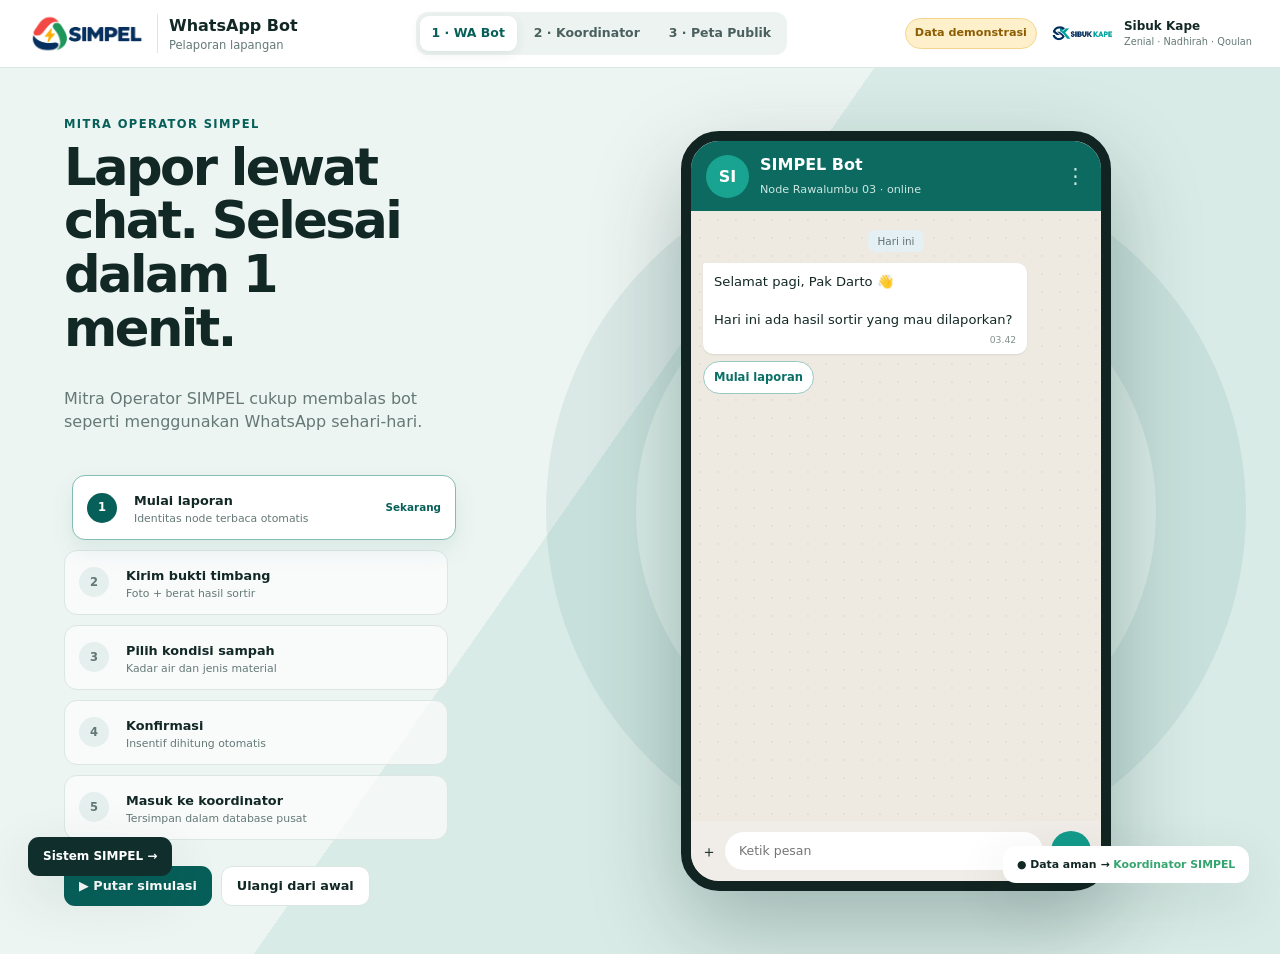
<file: index.html>
<!doctype html><html lang="id"><head><meta charset="utf-8"><meta name="viewport" content="width=device-width,initial-scale=1"><title>SIMPEL Bot — Pelaporan Mitra Operator SIMPEL </title><meta name="description" content="Simulasi interaktif pelaporan Mitra Operator SIMPEL melalui WhatsApp Bot."><link rel="stylesheet" href="styles.css"><link rel="icon" href="assets/simpel-logo.png"></head><body>
<header class="appbar"><a class="brand" href="index.html"><img class="simpel-mark" src="assets/simpel-logo.png" alt="SIMPEL"><div class="brand-copy"><b>WhatsApp Bot</b><small>Pelaporan lapangan</small></div></a><nav class="switcher"><a class="active" href="index.html">1 · WA Bot</a><a href="coordinator.html">2 · Koordinator</a><a href="public-map.html">3 · Peta Publik</a></nav><div class="top-right"><span class="demo-tag">Data demonstrasi</span><div class="team-signature"><img class="team-logo" src="assets/sibuk-kape.png" alt="Sibuk Kape"><div><b>Sibuk Kape</b><small>Zenial · Nadhirah · Qoulan</small></div></div></div></header>
<main class="wa-stage"><section class="wa-guide"><div class="eyebrow">Mitra Operator SIMPEL</div><h1>Lapor lewat chat. Selesai dalam 1 menit.</h1><p>Mitra Operator SIMPEL cukup membalas bot seperti menggunakan WhatsApp sehari-hari.</p><div class="flow-steps" id="flowSteps"><div class="flow-step current" data-step="0"><span class="n">1</span><div><b>Mulai laporan</b><small>Identitas node terbaca otomatis</small></div><span class="step-status">Sekarang</span></div><div class="flow-step" data-step="1"><span class="n">2</span><div><b>Kirim bukti timbang</b><small>Foto + berat hasil sortir</small></div><span class="step-status"></span></div><div class="flow-step" data-step="2"><span class="n">3</span><div><b>Pilih kondisi sampah</b><small>Kadar air dan jenis material</small></div><span class="step-status"></span></div><div class="flow-step" data-step="3"><span class="n">4</span><div><b>Konfirmasi</b><small>Insentif dihitung otomatis</small></div><span class="step-status"></span></div><div class="flow-step" data-step="4"><span class="n">5</span><div><b>Masuk ke koordinator</b><small>Tersimpan dalam database pusat</small></div><span class="step-status"></span></div></div><div class="guide-actions"><button class="btn primary" id="autoDemo">▶ Putar simulasi</button><button class="btn ghost" id="resetDemo">Ulangi dari awal</button></div></section>
<section class="wa-phone-wrap"><div class="phone"><div class="wa-head"><div class="wa-avatar">SI</div><div><b>SIMPEL Bot</b><span>Node Rawalumbu 03 · online</span></div><span class="menu">⋮</span></div><div class="chat" id="chat"><div class="day"><span>Hari ini</span></div></div><div class="wa-input"><span>＋</span><input id="chatInput" placeholder="Ketik pesan" disabled><button class="send" aria-label="Kirim">➤</button></div></div><div class="pipeline-float">● Data aman → <span>Koordinator SIMPEL</span></div></section></main>
<a class="proof-fab" href="system-proof.html">Sistem SIMPEL →</a>
<script>
const chat=document.getElementById('chat');let step=0,timers=[];const wait=ms=>new Promise(r=>{const t=setTimeout(r,ms);timers.push(t)});function scrollChat(){chat.scrollTop=chat.scrollHeight}function bubble(text,type='bot'){const el=document.createElement('div');el.className='bubble '+type;el.innerHTML=text+'<span class="time">'+new Date().toLocaleTimeString('id-ID',{hour:'2-digit',minute:'2-digit'})+(type==='user'?' ✓✓':'')+'</span>';chat.appendChild(el);scrollChat();return el}function typing(){const el=document.createElement('div');el.className='bubble bot typing';el.innerHTML='<i></i><i></i><i></i>';chat.appendChild(el);scrollChat();return el}function quick(labels,handler){const q=document.createElement('div');q.className='quick';labels.forEach(label=>{const b=document.createElement('button');b.textContent=label;b.onclick=()=>{q.remove();handler(label)};q.appendChild(b)});chat.appendChild(q);scrollChat()}function setStep(n){step=n;document.querySelectorAll('.flow-step').forEach((el,i)=>{el.classList.toggle('current',i===n);el.classList.toggle('done',i<n);el.querySelector('.step-status').textContent=i<n?'Selesai':i===n?'Sekarang':''})}
async function bot(text){const t=typing();await wait(550);t.remove();bubble(text)}function start(){clearChat();setStep(0);bot('Selamat pagi, Pak Darto 👋<br><br>Hari ini ada hasil sortir yang mau dilaporkan?').then(()=>quick(['Mulai laporan'],()=>{bubble('Mulai laporan','user');phasePhoto()}))}async function phasePhoto(){setStep(1);await bot('Siap. Kirim <strong>foto timbangan</strong> hasil sortir hari ini ya.');quick(['📷 Ambil foto'],()=>{bubble('📷 Foto timbangan · 42 kg','user');phaseWeight()})}async function phaseWeight(){await bot('Foto terbaca ✅<br><br>Berat terdeteksi <strong>42 kg</strong>. Apakah sudah benar?');quick(['Benar, 42 kg','Ulangi foto'],label=>{if(label.includes('Ulangi')){bubble(label,'user');phasePhoto()}else{bubble(label,'user');phaseMoisture()}})}async function phaseMoisture(){setStep(2);await bot('Bagaimana kondisi kadar air sampahnya?');quick(['<20% · kering','20–35% · sedang','>35% · basah'],label=>{bubble(label,'user');phaseMaterial(label)})}async function phaseMaterial(moisture){await bot('Pilih jenis hasil sortir yang paling banyak.');quick(['RDF / PSEL','Daur ulang','Residu'],label=>{bubble(label,'user');phaseConfirm(moisture,label)})}async function phaseConfirm(moisture,material){setStep(3);await bot(`<strong>Periksa laporan</strong><div class="receipt"><div><span>Node</span><b>Rawalumbu 03</b></div><div><span>Berat</span><b>42 kg</b></div><div><span>Kadar air</span><b>${moisture}</b></div><div><span>Material</span><b>${material}</b></div><div><span>Estimasi insentif</span><b>Rp60.480</b></div></div>`);quick(['✅ Kirim laporan','Perbaiki'],label=>{bubble(label,'user');if(label.includes('Perbaiki'))start();else phaseDone()})}async function phaseDone(){setStep(4);await bot('Laporan berhasil dikirim ✅<br><br><strong>ID: SPL-2109-0715</strong><br>Data sudah masuk ke Koordinator SIMPEL. Insentif diproses setelah validasi.');await wait(350);bubble('Terima kasih 🙏','user')}async function auto(){start();for(const delay of [1300,1300,1300,1200,1200,1600]){await wait(delay);document.querySelector('.quick button')?.click()}}function clearChat(){timers.forEach(clearTimeout);timers=[];chat.innerHTML='<div class="day"><span>Hari ini</span></div>'}document.getElementById('autoDemo').onclick=auto;document.getElementById('resetDemo').onclick=start;start();
</script>
<script>
phaseDone=async function(){setStep(4);await bot('Laporan berhasil dikirim ✅<br><br><strong>ID: SPL-2109-0715</strong><br>Data sudah masuk ke Koordinator SIMPEL. Insentif diproses setelah validasi.');await wait(350);bubble('Terima kasih 🙏','user');await wait(450);quick(['Lihat insentif bulan ini'],async()=>{bubble('Lihat insentif bulan ini','user');await bot(`<strong>✅ Insentif bulan ini</strong><div class="receipt incentive-receipt"><div><span>Total sortir</span><b>847 kg</b></div><div><span>Tarif dasar</span><b>Rp1.200/kg</b></div><div><span>Faktor kualitas</span><b>1,2 · kadar air &lt;20%</b></div><div class="receipt-total"><span>Total insentif</span><b>Rp1.219.680</b></div><div><span>Transfer</span><b>BSI 081-xxx-xxxx</b></div><div><span>Status</span><b>Dijadwalkan 28 Agt 2026</b></div></div>`);quick(['Cek riwayat','Hubungi koordinator'],label=>bubble(label,'user'))})};
</script></body></html>
</file>
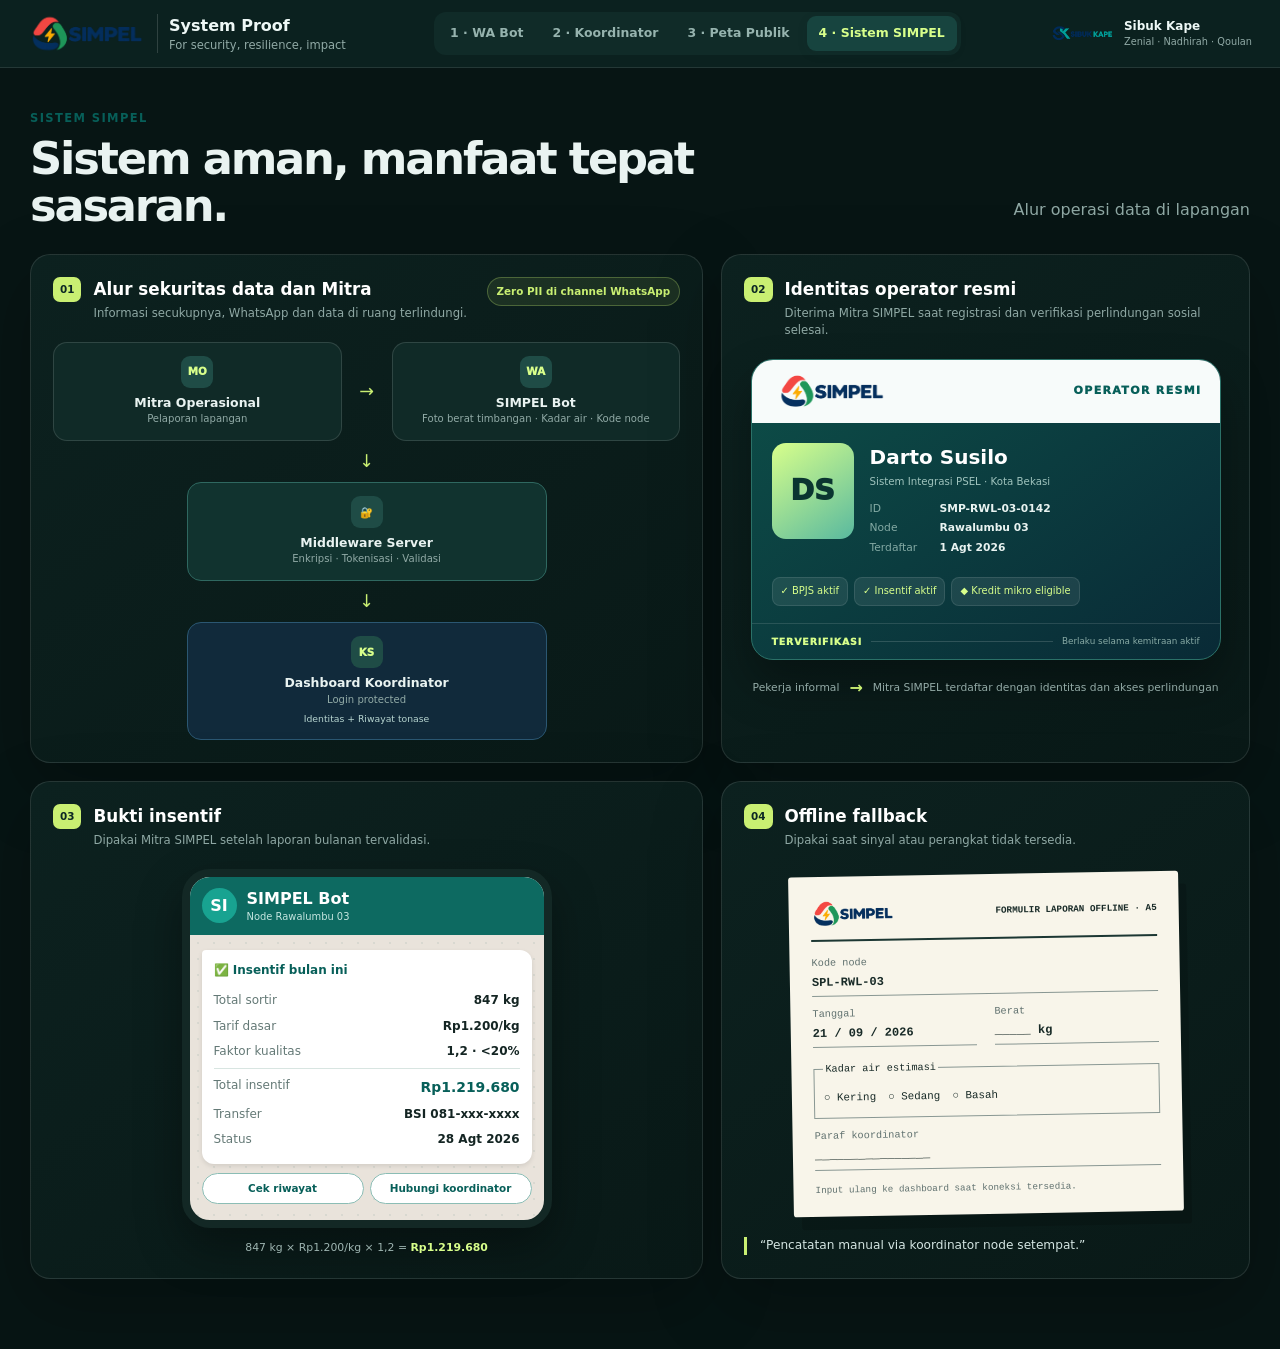
<file: system-proof.html>
<!doctype html>
<html lang="id">
<head>
  <meta charset="utf-8">
  <meta name="viewport" content="width=device-width,initial-scale=1">
  <title>Sistem SIMPEL: Keamanan, Ketahanan, dan Dampak</title>
  <meta name="description" content="Visual bukti sistem SIMPEL: keamanan data, fallback offline, receipt insentif, dan identitas operator resmi.">
  <link rel="stylesheet" href="styles.css">
  <link rel="icon" href="assets/simpel-logo.png">
</head>
<body class="proof-body">
  <header class="appbar proof-appbar">
    <a class="brand" href="index.html"><img class="simpel-mark" src="assets/simpel-logo.png" alt="SIMPEL"><div class="brand-copy"><b>System Proof</b><small>For security, resilience, impact</small></div></a>
    <nav class="switcher"><a href="index.html">1 · WA Bot</a><a href="coordinator.html">2 · Koordinator</a><a href="public-map.html">3 · Peta Publik</a><a class="active" href="system-proof.html">4 · Sistem SIMPEL</a></nav>
    <div class="team-signature"><img class="team-logo" src="assets/sibuk-kape.png" alt="Sibuk Kape"><div><b>Sibuk Kape</b><small>Zenial · Nadhirah · Qoulan</small></div></div>
  </header>
  <main class="proof-main">
    <div class="proof-heading"><div><div class="eyebrow">Sistem SIMPEL</div><h1>Sistem aman, manfaat tepat sasaran.</h1></div><p>Alur operasi data di lapangan</p></div>

    <section class="proof-grid">
      <article class="proof-card architecture-card">
        <div class="proof-card-head"><span class="proof-num">01</span><div><h2>Alur sekuritas data dan Mitra</h2><p>Informasi secukupnya, WhatsApp dan data di ruang terlindungi.</p></div><span class="security-chip">Zero PII di channel WhatsApp</span></div>
        <div class="architecture-flow">
          <div class="arch-node"><span class="arch-icon">MO</span><b>Mitra Operasional</b><small>Pelaporan lapangan</small></div>
          <span class="arch-arrow">→</span>
          <div class="arch-node whatsapp"><span class="arch-icon">WA</span><b>SIMPEL Bot</b><small>Foto berat timbangan · Kadar air · Kode node</small></div>
          <span class="arch-arrow down">↓</span>
          <div class="arch-node middleware"><span class="arch-icon">🔐</span><b>Middleware Server</b><small>Enkripsi · Tokenisasi · Validasi</small></div>
          <span class="arch-arrow down">↓</span>
          <div class="arch-node dashboard"><span class="arch-icon">KS</span><b>Dashboard Koordinator</b><small>Login protected</small><em>Identitas + Riwayat tonase</em></div>
        </div>
      </article>

      <article class="proof-card identity-card">
        <div class="proof-card-head"><span class="proof-num">02</span><div><h2>Identitas operator resmi</h2><p>Diterima Mitra SIMPEL saat registrasi dan verifikasi perlindungan sosial selesai.</p></div></div>
        <div class="operator-id">
          <div class="id-top"><img src="assets/simpel-logo.png" alt="SIMPEL"><span>OPERATOR RESMI</span></div>
          <div class="id-main"><div class="id-photo">DS</div><div><h3>Darto Susilo</h3><p>Sistem Integrasi PSEL · Kota Bekasi</p><dl><div><dt>ID</dt><dd>SMP-RWL-03-0142</dd></div><div><dt>Node</dt><dd>Rawalumbu 03</dd></div><div><dt>Terdaftar</dt><dd>1 Agt 2026</dd></div></dl></div></div>
          <div class="id-benefits"><span>✓ BPJS aktif</span><span>✓ Insentif aktif</span><span>◆ Kredit mikro eligible</span></div>
          <div class="id-footer"><span>TERVERIFIKASI</span><i></i><small>Berlaku selama kemitraan aktif</small></div>
        </div>
        <div class="impact-line"><span>Pekerja informal</span><b>→</b><span>Mitra SIMPEL terdaftar dengan identitas dan akses perlindungan</span></div>
      </article>

      <article class="proof-card receipt-proof">
        <div class="proof-card-head"><span class="proof-num">03</span><div><h2>Bukti insentif</h2><p>Dipakai Mitra SIMPEL setelah laporan bulanan tervalidasi.</p></div></div>
        <div class="receipt-phone">
          <div class="receipt-phone-head"><span>SI</span><div><b>SIMPEL Bot</b><small>Node Rawalumbu 03</small></div></div>
          <div class="receipt-chat"><div class="receipt-bubble"><strong>✅ Insentif bulan ini</strong><dl><div><dt>Total sortir</dt><dd>847 kg</dd></div><div><dt>Tarif dasar</dt><dd>Rp1.200/kg</dd></div><div><dt>Faktor kualitas</dt><dd>1,2 · &lt;20%</dd></div><div class="grand"><dt>Total insentif</dt><dd>Rp1.219.680</dd></div><div><dt>Transfer</dt><dd>BSI 081-xxx-xxxx</dd></div><div><dt>Status</dt><dd>28 Agt 2026</dd></div></dl></div><div class="receipt-actions"><button>Cek riwayat</button><button>Hubungi koordinator</button></div></div>
        </div>
        <div class="formula-note">847 kg × Rp1.200/kg × 1,2 = <b>Rp1.219.680</b></div>
      </article>

      <article class="proof-card offline-card">
        <div class="proof-card-head"><span class="proof-num">04</span><div><h2>Offline fallback</h2><p>Dipakai saat sinyal atau perangkat tidak tersedia.</p></div></div>
        <div class="paper-wrap">
          <div class="paper-form"><div class="paper-logo"><img src="assets/simpel-logo.png" alt="SIMPEL"><span>FORMULIR LAPORAN OFFLINE · A5</span></div><label>Kode node<strong>SPL-RWL-03</strong></label><div class="paper-row"><label>Tanggal<strong>21 / 09 / 2026</strong></label><label>Berat<strong>_____ kg</strong></label></div><fieldset><legend>Kadar air estimasi</legend><span>○ Kering</span><span>○ Sedang</span><span>○ Basah</span></fieldset><label class="signature">Paraf koordinator<strong>________________</strong></label><small>Input ulang ke dashboard saat koneksi tersedia.</small></div>
        </div>
        <blockquote>“Pencatatan manual via koordinator node setempat.”</blockquote>
      </article>
    </section>
  </main>
</body>
</html>
</file>
<file: styles.css>
:root{--ink:#122825;--muted:#647976;--paper:#f3f6f5;--white:#fff;--line:#dce6e3;--teal:#075f59;--teal2:#0d7b71;--dark:#0b2927;--mint:#daf2eb;--lime:#c9ef72;--green:#35a56f;--amber:#f2ae40;--red:#de625b;--blue:#3478f6;--shadow:0 18px 55px rgba(12,46,43,.12);--radius:18px}
*{box-sizing:border-box}html{font-size:16px}body{margin:0;font-family:Inter,ui-sans-serif,system-ui,-apple-system,"Segoe UI",sans-serif;color:var(--ink);background:var(--paper);line-height:1.45}button,input,select{font:inherit}button{cursor:pointer}button:focus-visible,input:focus-visible,select:focus-visible{outline:3px solid rgba(52,120,246,.27);outline-offset:2px}a{color:inherit;text-decoration:none}.appbar{height:68px;padding:0 28px;display:flex;align-items:center;justify-content:space-between;background:#fff;border-bottom:1px solid var(--line);position:sticky;top:0;z-index:50}.brand{display:flex;align-items:center;gap:11px}.logo{width:39px;height:39px;border-radius:12px;background:var(--teal);color:var(--lime);font-weight:900;display:grid;place-items:center}.brand b{display:block}.brand small{display:block;color:var(--muted);font-size:.72rem}.switcher{display:flex;gap:5px;padding:4px;background:#edf3f1;border-radius:12px}.switcher a{padding:8px 12px;border-radius:9px;font-size:.78rem;font-weight:750;color:#49605d}.switcher a:hover,.switcher a.active{background:#fff;color:var(--teal);box-shadow:0 3px 12px rgba(16,50,47,.08)}.demo-tag{font-size:.7rem;color:#8c5c00;background:#fff0cc;border:1px solid #f3d68c;padding:6px 9px;border-radius:99px;font-weight:800}.btn{border:0;border-radius:11px;padding:10px 15px;font-weight:800;font-size:.8rem;display:inline-flex;align-items:center;justify-content:center;gap:7px}.btn.primary{background:var(--teal);color:white}.btn.secondary{background:#e3efec;color:var(--teal)}.btn.ghost{background:#fff;border:1px solid var(--line);color:var(--ink)}.btn.lime{background:var(--lime);color:#173936}.btn.sm{padding:7px 10px;font-size:.7rem}.pill{display:inline-flex;align-items:center;gap:5px;padding:5px 8px;border-radius:99px;font-size:.65rem;font-weight:850}.pill.green{background:#dcf4e6;color:#197345}.pill.amber{background:#fff0d2;color:#936000}.pill.red{background:#fde8e6;color:#9d3934}.pill.blue{background:#e3ecff;color:#2d59af}.dot{width:7px;height:7px;border-radius:50%;background:currentColor}.card{background:#fff;border:1px solid var(--line);border-radius:var(--radius);box-shadow:0 7px 25px rgba(10,46,43,.05)}.sub{color:var(--muted)}
.wa-stage{min-height:calc(100vh - 68px);display:grid;grid-template-columns:minmax(320px,.8fr) minmax(360px,1.2fr);background:linear-gradient(125deg,#edf5f2 0 46%,#d9ebe6 46%)}.wa-guide{padding:48px clamp(24px,5vw,78px);display:flex;flex-direction:column;justify-content:center}.eyebrow{font-size:.72rem;letter-spacing:.12em;text-transform:uppercase;font-weight:900;color:var(--teal)}h1{font-size:clamp(2rem,4vw,3.7rem);line-height:1.05;letter-spacing:-.05em;margin:8px 0 15px}h2{margin:0;font-size:1.15rem}.wa-guide>p{max-width:520px;font-size:1rem;color:var(--muted)}.flow-steps{display:grid;gap:10px;margin:26px 0}.flow-step{display:grid;grid-template-columns:36px 1fr auto;align-items:center;gap:11px;padding:12px 14px;border:1px solid var(--line);border-radius:13px;background:rgba(255,255,255,.68);transition:.25s}.flow-step.current{border-color:#85bdb5;background:#fff;transform:translateX(8px);box-shadow:0 10px 25px rgba(7,95,89,.09)}.flow-step.done{opacity:.65}.flow-step .n{width:30px;height:30px;border-radius:50%;background:#e5efed;color:#617875;display:grid;place-items:center;font-weight:900;font-size:.72rem}.flow-step.current .n,.flow-step.done .n{background:var(--teal);color:#fff}.flow-step b{font-size:.8rem}.flow-step small{display:block;color:var(--muted);font-size:.68rem}.step-status{font-size:.65rem;color:var(--teal);font-weight:800}.guide-actions{display:flex;gap:9px;flex-wrap:wrap}.wa-phone-wrap{display:grid;place-items:center;padding:30px;position:relative;overflow:hidden}.wa-phone-wrap:before{content:"";position:absolute;width:520px;height:520px;border-radius:50%;border:90px solid rgba(7,95,89,.08)}.phone{width:min(430px,100%);height:min(760px,calc(100vh - 100px));min-height:620px;background:#e9e3db;border:10px solid #122421;border-radius:38px;box-shadow:0 35px 90px rgba(8,40,37,.28);overflow:hidden;display:flex;flex-direction:column;z-index:1}.wa-head{height:70px;background:#0d6a61;color:#fff;display:flex;align-items:center;padding:10px 15px;gap:11px}.wa-avatar{width:43px;height:43px;border-radius:50%;background:#19a492;display:grid;place-items:center;font-weight:900}.wa-head b{display:block}.wa-head span{font-size:.7rem;color:#cbe6e1}.wa-head .menu{margin-left:auto;font-size:1.3rem}.chat{flex:1;overflow:auto;padding:15px 12px 20px;background-color:#eee9e1;background-image:radial-gradient(rgba(20,90,81,.06) 1px,transparent 1px);background-size:18px 18px;scroll-behavior:smooth}.day{text-align:center;margin:2px 0 12px}.day span{font-size:.65rem;background:#e5f0f4;padding:5px 9px;border-radius:7px;color:#60716f}.bubble{max-width:84%;padding:9px 11px 7px;margin:7px 0;border-radius:10px;background:#fff;box-shadow:0 1px 2px rgba(0,0,0,.08);font-size:.82rem;opacity:0;transform:translateY(8px);animation:pop .28s forwards}.bubble.bot{border-top-left-radius:2px}.bubble.user{margin-left:auto;background:#d9fdd3;border-top-right-radius:2px}.bubble .time{display:block;text-align:right;font-size:.58rem;color:#81908e;margin-top:4px}.bubble strong{color:#075f59}.typing{width:60px;padding:12px!important}.typing i{display:inline-block;width:6px;height:6px;border-radius:50%;background:#83918f;margin:0 2px;animation:typing 1s infinite}.typing i:nth-child(2){animation-delay:.16s}.typing i:nth-child(3){animation-delay:.32s}.quick{display:flex;flex-wrap:wrap;gap:6px;margin:7px 0;opacity:0;animation:pop .28s forwards}.quick button{border:1px solid #99c8c0;background:#fff;color:#0a6f65;border-radius:18px;padding:7px 10px;font-size:.72rem;font-weight:800}.quick button:hover{background:#e3f5f1}.wa-input{height:60px;padding:8px 10px;background:#f0ece7;display:flex;gap:8px;align-items:center}.wa-input input{flex:1;border:0;background:#fff;border-radius:24px;padding:10px 14px;font-size:.78rem}.send{width:40px;height:40px;border:0;border-radius:50%;background:#139b8c;color:white;font-size:1rem}.receipt{border-left:4px solid var(--lime);background:#f7fff0;padding:9px;border-radius:8px;margin-top:7px}.receipt div{display:flex;justify-content:space-between;font-size:.7rem;padding:2px 0}.pipeline-float{position:absolute;right:4%;bottom:8%;z-index:2;background:#fff;border-radius:13px;padding:11px 14px;box-shadow:var(--shadow);font-size:.68rem;font-weight:800}.pipeline-float span{color:var(--green)}@keyframes pop{to{opacity:1;transform:translateY(0)}}@keyframes typing{0%,60%,100%{transform:translateY(0)}30%{transform:translateY(-4px)}}
.admin{min-height:calc(100vh - 68px);display:grid;grid-template-columns:222px 1fr}.side{background:var(--dark);color:#dcebe8;padding:24px 14px;display:flex;flex-direction:column}.side-title{font-size:.65rem;text-transform:uppercase;letter-spacing:.12em;color:#86a5a0;padding:0 12px 10px}.side button{border:0;background:transparent;color:#c7d9d6;text-align:left;padding:11px 12px;border-radius:10px;font-size:.78rem}.side button.active,.side button:hover{background:#174a46;color:#fff}.sync-card{margin-top:auto;padding:13px;border-radius:12px;border:1px solid rgba(255,255,255,.1);background:rgba(255,255,255,.04);font-size:.7rem}.sync-card b{display:block;color:#fff;margin-bottom:4px}.admin-main{padding:26px;min-width:0}.headrow{display:flex;justify-content:space-between;gap:20px;align-items:flex-start;margin-bottom:20px}.headrow h1{font-size:2rem;margin:4px 0}.head-actions{display:flex;gap:8px}.kpis{display:grid;grid-template-columns:repeat(4,1fr);gap:13px}.kpi{padding:17px}.kpi span{font-size:.7rem;color:var(--muted);font-weight:700}.kpi strong{display:block;font-size:1.65rem;letter-spacing:-.04em;margin:4px 0}.kpi small{font-size:.65rem;color:var(--muted)}.up{color:#198755!important;font-weight:800}.admin-grid{display:grid;grid-template-columns:minmax(0,1.35fr) minmax(290px,.65fr);gap:16px;margin-top:16px}.card-head{padding:16px 18px;display:flex;align-items:center;justify-content:space-between;gap:12px;border-bottom:1px solid var(--line)}.card-body{padding:17px 18px}.flowline{display:grid;grid-template-columns:1fr 32px 1fr 32px 1fr;align-items:center;gap:5px}.flowbox{padding:13px;border-radius:12px;background:#f0f6f4;text-align:center}.flowbox b{font-size:.75rem;display:block}.flowbox small{font-size:.62rem;color:var(--muted)}.arrow{text-align:center;color:#7a918d}.share-list{display:grid;gap:9px}.share{display:grid;grid-template-columns:39px 1fr auto;align-items:center;gap:10px;border:1px solid var(--line);padding:10px;border-radius:12px}.share-icon{width:37px;height:37px;border-radius:10px;background:#e4f1ee;color:var(--teal);display:grid;place-items:center;font-size:.7rem;font-weight:900}.share b{font-size:.75rem;display:block}.share small{font-size:.63rem;color:var(--muted)}.toggle{width:38px;height:22px;border-radius:99px;background:#c9d5d2;border:0;position:relative;padding:0}.toggle:after{content:"";width:16px;height:16px;background:#fff;border-radius:50%;position:absolute;top:3px;left:3px;box-shadow:0 1px 4px rgba(0,0,0,.2);transition:.2s}.toggle.on{background:var(--teal)}.toggle.on:after{left:19px}.toolbar{display:flex;gap:7px}.toolbar input,.toolbar select{border:1px solid var(--line);background:#fff;border-radius:9px;padding:8px 10px;font-size:.72rem}.table-card{margin-top:16px;overflow:hidden}.table-wrap{overflow:auto}.data-table{width:100%;border-collapse:collapse;min-width:860px}.data-table th{text-align:left;padding:10px 14px;background:#f7f9f8;color:#6b807d;font-size:.63rem;letter-spacing:.07em;text-transform:uppercase;border-bottom:1px solid var(--line)}.data-table td{padding:12px 14px;border-bottom:1px solid #edf2f0;font-size:.72rem}.data-table tr:hover td{background:#f8fbfa}.node-name{font-weight:850}.node-code{display:block;font-size:.6rem;color:var(--muted)}.moist{font-weight:850}.moist.good{color:#198755}.moist.mid{color:#9a6500}.moist.bad{color:#ad3d37}.detail-drawer{position:fixed;right:0;top:68px;bottom:0;width:min(410px,92vw);background:#fff;box-shadow:-20px 0 55px rgba(8,42,39,.18);z-index:70;transform:translateX(102%);transition:.3s;padding:22px;overflow:auto}.detail-drawer.show{transform:translateX(0)}.close{float:right;width:34px;height:34px;border-radius:50%;border:1px solid var(--line);background:white}.detail-photo{height:180px;border-radius:14px;overflow:hidden;margin:18px 0;background:#d9e5e2;position:relative}.detail-photo img{width:100%;height:100%;object-fit:cover}.detail-list{display:grid;gap:10px}.detail-line{display:flex;justify-content:space-between;gap:20px;border-bottom:1px solid #edf2f0;padding-bottom:9px;font-size:.74rem}.detail-line span{color:var(--muted)}
.map-page{height:calc(100vh - 68px);display:grid;grid-template-columns:340px 1fr;overflow:hidden}.map-panel{background:#fff;border-right:1px solid var(--line);padding:22px;overflow:auto;z-index:10}.map-panel h1{font-size:1.8rem;margin:4px 0 8px}.map-search{display:flex;gap:7px;margin:16px 0}.map-search input{flex:1;border:1px solid var(--line);border-radius:10px;padding:10px}.map-filter{display:flex;gap:6px;flex-wrap:wrap}.map-filter button{border:1px solid var(--line);background:white;border-radius:99px;padding:7px 10px;font-size:.68rem;font-weight:800}.map-filter button.active{background:var(--teal);color:#fff;border-color:var(--teal)}.public-stats{display:grid;grid-template-columns:1fr 1fr;gap:9px;margin:16px 0}.public-stat{padding:12px;border-radius:12px;background:#f2f7f5}.public-stat span{font-size:.62rem;color:var(--muted);display:block}.public-stat b{font-size:1.05rem}.node-card{border-top:1px solid var(--line);padding-top:17px}.node-image{height:160px;border-radius:13px;overflow:hidden;background:#dce8e5;position:relative}.node-image img{width:100%;height:100%;object-fit:cover}.photo-label{position:absolute;left:9px;bottom:9px;background:rgba(10,42,39,.78);color:white;padding:5px 8px;border-radius:7px;font-size:.6rem}.node-title{display:flex;justify-content:space-between;gap:10px;align-items:flex-start;margin:12px 0}.node-title h2{font-size:1rem}.node-title small{font-size:.63rem;color:var(--muted)}.node-facts{display:grid;grid-template-columns:1fr 1fr;gap:8px}.fact{border:1px solid var(--line);border-radius:10px;padding:9px}.fact span{font-size:.6rem;color:var(--muted);display:block}.fact b{font-size:.8rem}.privacy-note{font-size:.62rem;color:var(--muted);margin-top:12px;background:#f6f8f7;padding:9px;border-radius:8px}.map-canvas{position:relative;overflow:hidden;background:#dce9e5}.map-canvas:before{content:"";position:absolute;inset:0;background:linear-gradient(27deg,transparent 48%,rgba(255,255,255,.85) 49% 50%,transparent 51%),linear-gradient(155deg,transparent 43%,rgba(255,255,255,.7) 44% 45%,transparent 46%),linear-gradient(90deg,rgba(39,106,96,.05) 1px,transparent 1px),linear-gradient(rgba(39,106,96,.05) 1px,transparent 1px);background-size:260px 180px,320px 210px,40px 40px,40px 40px}.district{position:absolute;border:1px solid rgba(7,95,89,.18);background:rgba(255,255,255,.13);clip-path:polygon(16% 3%,82% 0,100% 38%,88% 88%,35% 100%,0 62%)}.district span{position:absolute;color:#66817c;font-weight:850;font-size:.7rem}.map-title{position:absolute;left:20px;top:18px;background:rgba(255,255,255,.92);padding:10px 12px;border-radius:10px;box-shadow:0 6px 18px rgba(12,48,44,.1);font-size:.72rem;font-weight:800;z-index:4}.legend{position:absolute;right:18px;bottom:18px;background:rgba(255,255,255,.94);border-radius:11px;padding:10px 12px;display:flex;gap:12px;font-size:.62rem;z-index:4;box-shadow:0 6px 20px rgba(12,48,44,.1)}.legend i{display:inline-block;width:8px;height:8px;border-radius:50%;margin-right:4px}.pin{position:absolute;width:7px;height:7px;border:0;border-radius:50%;padding:0;transform:translate(-50%,-50%);box-shadow:0 0 0 1px rgba(255,255,255,.9);transition:.15s;z-index:2}.pin.active{background:var(--green)}.pin.idle{background:var(--amber)}.pin.issue{background:var(--red)}.pin:hover,.pin.selected{width:17px;height:17px;z-index:5;box-shadow:0 0 0 5px rgba(255,255,255,.8),0 4px 10px rgba(0,0,0,.25)}.map-tooltip{position:absolute;display:none;background:#102f2c;color:#fff;padding:7px 9px;border-radius:8px;font-size:.62rem;z-index:7;pointer-events:none;white-space:nowrap}.map-tooltip.show{display:block}
@media(max-width:980px){.wa-stage{grid-template-columns:1fr}.wa-guide{padding:30px}.wa-phone-wrap{padding-top:0}.phone{height:680px}.pipeline-float{display:none}.admin{grid-template-columns:76px 1fr}.side button{font-size:0;text-align:center}.side button:before{content:"•";font-size:1rem}.side-title,.sync-card{display:none}.kpis{grid-template-columns:1fr 1fr}.admin-grid{grid-template-columns:1fr}.map-page{grid-template-columns:310px 1fr}}
@media(max-width:700px){.appbar{padding:0 13px}.brand small,.demo-tag{display:none}.switcher a{font-size:0;padding:8px 10px}.switcher a:nth-child(1):after{content:"WA";font-size:.7rem}.switcher a:nth-child(2):after{content:"Admin";font-size:.7rem}.switcher a:nth-child(3):after{content:"Peta";font-size:.7rem}.wa-phone-wrap{padding:0}.phone{width:100%;height:calc(100vh - 68px);min-height:620px;border:0;border-radius:0}.wa-guide{display:none}.admin{display:block}.side{display:none}.admin-main{padding:17px 12px}.headrow{display:block}.head-actions{margin-top:12px}.kpis{grid-template-columns:1fr 1fr}.flowline{grid-template-columns:1fr}.arrow{transform:rotate(90deg)}.map-page{display:block;height:auto;overflow:visible}.map-panel{min-height:calc(100vh - 68px);padding:18px}.map-canvas{height:72vh;min-height:600px}.node-card{margin-top:18px}}
@media print{.appbar,.side,.head-actions,.toolbar,.map-filter{display:none!important}.admin{display:block}.admin-main{padding:0}.map-page{display:block;height:auto}.map-canvas{height:600px}.card{box-shadow:none}}

/* Brand identity and stakeholder-ready refinements */
.simpel-mark{width:118px;height:47px;object-fit:contain;object-position:left center}.brand-copy{border-left:1px solid var(--line);padding-left:11px}.team-signature{display:flex;align-items:center;gap:9px}.team-logo{width:66px;height:42px;object-fit:contain}.team-signature b{display:block;font-size:.75rem}.team-signature small{display:block;font-size:.61rem;color:var(--muted);white-space:nowrap}.top-right{display:flex;align-items:center;gap:12px}.stakeholder-grid{display:grid;grid-template-columns:repeat(2,minmax(0,1fr));gap:12px}.stakeholder-card{border:1px solid var(--line);border-radius:15px;background:#fff;padding:15px;display:grid;grid-template-columns:58px 1fr;gap:13px}.partner-logo{width:56px;height:56px;border-radius:12px;background:#f2f6f5;display:grid;place-items:center;overflow:hidden;padding:7px}.partner-logo img{max-width:100%;max-height:100%;object-fit:contain}.partner-logo.ew{background:linear-gradient(145deg,#0b3768,#079d8b);color:#fff;font-size:1.12rem;font-weight:950;position:relative}.partner-logo.ew:after{content:'ϟ';position:absolute;right:5px;top:2px;color:#c9ef72}.stakeholder-card h3{font-size:.86rem;margin:0 0 2px}.stakeholder-card .scope{font-size:.66rem;color:var(--muted);margin-bottom:8px}.data-tags{display:flex;flex-wrap:wrap;gap:5px}.data-tags span{font-size:.6rem;padding:4px 7px;border-radius:7px;background:#eef5f3;color:#315752;font-weight:720}.access-row{grid-column:1/-1;border-top:1px solid #edf2f0;padding-top:9px;margin-top:2px;display:flex;align-items:center;justify-content:space-between;font-size:.64rem;color:var(--muted)}.epr-logos{display:flex;align-items:center;gap:9px;margin-top:7px}.epr-logos img{height:16px;max-width:66px;object-fit:contain}.map-base{position:absolute;inset:0;width:100%;height:100%;object-fit:cover;object-position:64% center;filter:saturate(.88) contrast(.96);z-index:0}.map-canvas:after{content:'';position:absolute;inset:0;background:rgba(220,233,229,.08);pointer-events:none;z-index:1}.pin{z-index:3}.map-title,.legend{z-index:6}.psel-marker{position:absolute;left:57%;top:78%;z-index:8;transform:translate(-50%,-50%)}.psel-core{width:28px;height:28px;border-radius:9px 9px 9px 2px;background:#0b3768;color:#ffd22f;display:grid;place-items:center;font-size:1rem;transform:rotate(-45deg);box-shadow:0 0 0 6px rgba(255,255,255,.85),0 8px 18px rgba(8,37,67,.28)}.psel-core span{transform:rotate(45deg)}.psel-label{position:absolute;left:24px;bottom:14px;width:210px;background:rgba(8,35,61,.94);color:#fff;border-radius:10px;padding:9px 11px;box-shadow:var(--shadow)}.psel-label b{font-size:.7rem;display:block;color:#c9ef72}.psel-label small{font-size:.59rem;display:block;margin-top:2px}.psel-card{border:1px solid #b8d5d0;background:#edf7f4;border-radius:12px;padding:11px;margin:13px 0}.psel-card b{font-size:.72rem;color:var(--teal);display:block}.psel-card span{font-size:.65rem;color:#496660}.map-canvas .district{display:none}
@media(max-width:1120px){.team-signature small{display:none}.stakeholder-grid{grid-template-columns:1fr}}
@media(max-width:700px){.simpel-mark{width:82px;height:40px}.brand-copy,.team-signature{display:none}.top-right{gap:4px}.psel-label{width:175px;left:-165px;bottom:24px}.stakeholder-card{grid-template-columns:48px 1fr}.partner-logo{width:46px;height:46px}}

/* Coordinate-locked Bekasi boundary map */
.map-canvas{background:#e8eceb}.map-base{object-fit:contain;object-position:center;filter:saturate(.9) contrast(.98)}.map-canvas:after{background:rgba(220,233,229,.035)}.psel-marker{left:0;top:0}
@media(max-width:700px){.map-canvas{height:auto;min-height:0;aspect-ratio:1488/1015}}

/* System proof */
.proof-fab{position:fixed;left:28px;bottom:24px;z-index:60;background:#102f2c;color:#fff;padding:11px 15px;border-radius:11px;font-size:.75rem;font-weight:850;box-shadow:var(--shadow)}.proof-fab:hover{background:var(--teal)}.incentive-receipt .receipt-total{border-top:1px solid #bad9b0;margin-top:5px;padding-top:7px}.incentive-receipt .receipt-total b{color:#075f59;font-size:.8rem}
.proof-body{background:#071514;color:#e9f3f1;min-height:100vh}.proof-appbar{background:#0b211f;border-color:rgba(255,255,255,.1);color:#eef8f6}.proof-appbar .brand-copy{border-color:rgba(255,255,255,.15)}.proof-appbar .brand small,.proof-appbar .team-signature small{color:#91aaa6}.proof-appbar .switcher{background:#102b28}.proof-appbar .switcher a{color:#96b3ae}.proof-appbar .switcher a:hover,.proof-appbar .switcher a.active{background:#17443f;color:#d8ff8b}.proof-main{max-width:1480px;margin:auto;padding:42px 30px 70px}.proof-heading{display:flex;justify-content:space-between;align-items:end;gap:30px;margin-bottom:25px}.proof-heading h1{max-width:850px;font-size:clamp(2rem,3.5vw,3.35rem);margin-bottom:0}.proof-heading>p{max-width:310px;color:#8fa8a4;margin:0 0 8px}.proof-grid{display:grid;grid-template-columns:1.12fr .88fr;gap:18px}.proof-card{border:1px solid rgba(255,255,255,.11);border-radius:20px;background:linear-gradient(145deg,#0c211f,#091917);padding:22px;box-shadow:0 25px 70px rgba(0,0,0,.25)}.proof-card-head{display:flex;align-items:flex-start;gap:12px;margin-bottom:20px}.proof-card-head h2{font-size:1.05rem;color:#fff}.proof-card-head p{font-size:.73rem;color:#8fa8a4;margin:4px 0 0}.proof-num{font-size:.65rem;font-weight:900;color:#0c2724;background:#c9ef72;padding:5px 7px;border-radius:7px}.security-chip{margin-left:auto;color:#c9ef72;background:rgba(201,239,114,.09);border:1px solid rgba(201,239,114,.28);border-radius:99px;padding:6px 9px;font-size:.65rem;font-weight:850;white-space:nowrap}
.architecture-flow{display:grid;grid-template-columns:1fr 34px 1fr;grid-template-areas:'operator arrow bot' '. down1 .' '. server .' '. down2 .' '. dashboard .';align-items:center;gap:8px}.arch-node{border:1px solid rgba(255,255,255,.13);border-radius:14px;background:#102a27;padding:13px;text-align:center;min-height:90px;display:flex;flex-direction:column;justify-content:center;align-items:center}.arch-node:first-child{grid-area:operator}.arch-node.whatsapp{grid-area:bot}.arch-node.middleware{grid-area:server;background:#11332f;border-color:#2f6860}.arch-node.dashboard{grid-area:dashboard;background:#112a3b;border-color:#2b5772}.arch-node b{font-size:.78rem;margin-top:6px}.arch-node small{font-size:.63rem;color:#91aaa6}.arch-node em{font-size:.58rem;color:#b7d5d0;font-style:normal;margin-top:5px}.arch-icon{width:32px;height:32px;border-radius:9px;background:#1f4c46;color:#d8ff8b;display:grid;place-items:center;font-size:.65rem;font-weight:950}.arch-arrow{grid-area:arrow;text-align:center;color:#c9ef72;font-size:1.1rem}.arch-arrow.down{grid-area:down1}.arch-node.middleware+.arch-arrow{grid-area:down2}
.receipt-phone{max-width:370px;margin:auto;border:8px solid #132825;border-radius:28px;overflow:hidden;background:#e9e3db;color:#142523;box-shadow:0 20px 45px rgba(0,0,0,.35)}.receipt-phone-head{height:58px;background:#0d6a61;color:white;display:flex;align-items:center;gap:10px;padding:9px 12px}.receipt-phone-head>span{width:35px;height:35px;border-radius:50%;background:#18a391;display:grid;place-items:center;font-weight:900}.receipt-phone-head b,.receipt-phone-head small{display:block}.receipt-phone-head small{font-size:.62rem;color:#c4e5df}.receipt-chat{padding:15px 12px 16px;background-image:radial-gradient(rgba(20,90,81,.08) 1px,transparent 1px);background-size:16px 16px}.receipt-bubble{background:#fff;border-radius:4px 12px 12px 12px;padding:12px;font-size:.75rem;box-shadow:0 2px 5px rgba(0,0,0,.1)}.receipt-bubble strong{color:#075f59}.receipt-bubble dl{margin:9px 0 0}.receipt-bubble dl div{display:flex;justify-content:space-between;gap:12px;padding:4px 0}.receipt-bubble dt{color:#647976}.receipt-bubble dd{margin:0;font-weight:850;text-align:right}.receipt-bubble .grand{border-top:1px solid #d8e5e1;margin-top:4px;padding-top:8px}.receipt-bubble .grand dd{color:#075f59;font-size:.87rem}.receipt-actions{display:flex;gap:6px;margin-top:9px}.receipt-actions button{flex:1;border:1px solid #8bbdb5;background:#fff;color:#075f59;border-radius:99px;padding:7px;font-size:.65rem;font-weight:850}.formula-note{text-align:center;font-size:.68rem;color:#9eb5b1;margin-top:12px}.formula-note b{color:#d8ff8b}
.paper-wrap{display:grid;place-items:center;padding:5px 0}.paper-form{width:min(390px,100%);background:#f8f5ea;color:#182a27;padding:20px 22px;transform:rotate(-1deg);box-shadow:8px 13px 0 rgba(0,0,0,.16);border-radius:3px;font-family:ui-monospace,SFMono-Regular,Menlo,monospace}.paper-logo{display:flex;align-items:center;justify-content:space-between;gap:15px;border-bottom:2px solid #1c3733;padding-bottom:9px;margin-bottom:14px}.paper-logo img{width:85px;height:34px;object-fit:contain}.paper-logo span{font-size:.58rem;text-align:right;font-weight:900}.paper-form label{display:block;font-size:.64rem;color:#60716f;margin-top:10px}.paper-form label strong{display:block;color:#182a27;border-bottom:1px solid #899793;padding:4px 0;font-size:.75rem}.paper-row{display:grid;grid-template-columns:1fr 1fr;gap:18px}.paper-form fieldset{border:1px solid #899793;margin:14px 0 0;padding:9px}.paper-form legend{font-size:.64rem}.paper-form fieldset span{font-size:.68rem;margin-right:12px}.paper-form small{display:block;margin-top:13px;color:#60716f;font-size:.58rem}.offline-card blockquote{margin:18px 0 0;border-left:3px solid #c9ef72;padding-left:13px;color:#d4e5e2;font-size:.76rem}
.operator-id{max-width:470px;margin:10px auto 0;border-radius:22px;overflow:hidden;background:linear-gradient(145deg,#0d4e48,#092a36);border:1px solid #2b7168;box-shadow:0 24px 48px rgba(0,0,0,.32)}.id-top{height:63px;padding:10px 18px;background:#f7fbfa;display:flex;align-items:center;justify-content:space-between}.id-top img{width:125px;height:44px;object-fit:contain}.id-top span{font-size:.69rem;letter-spacing:.12em;color:#075f59;font-weight:950}.id-main{display:grid;grid-template-columns:82px 1fr;gap:16px;padding:20px}.id-photo{width:82px;height:96px;border-radius:14px;background:linear-gradient(145deg,#d8ff8b,#59b99f);color:#0a3530;display:grid;place-items:center;font-size:1.8rem;font-weight:950}.id-main h3{margin:0;font-size:1.25rem;color:#fff}.id-main p{font-size:.64rem;color:#9fc3bd;margin:2px 0 10px}.id-main dl{margin:0}.id-main dl div{display:grid;grid-template-columns:70px 1fr;padding:2px 0;font-size:.67rem}.id-main dt{color:#84aaa4}.id-main dd{margin:0;color:#e9f3f1;font-weight:800}.id-benefits{display:flex;flex-wrap:wrap;gap:6px;padding:0 20px 17px}.id-benefits span{background:rgba(255,255,255,.08);border:1px solid rgba(255,255,255,.1);border-radius:8px;padding:6px 8px;font-size:.62rem;color:#d8ff8b}.id-footer{border-top:1px solid rgba(255,255,255,.12);padding:11px 20px;display:flex;align-items:center;gap:9px}.id-footer span{font-size:.59rem;font-weight:950;letter-spacing:.09em;color:#d8ff8b}.id-footer i{height:1px;flex:1;background:rgba(255,255,255,.15)}.id-footer small{font-size:.55rem;color:#88aaa5}.impact-line{display:flex;align-items:center;justify-content:center;gap:10px;margin-top:16px;color:#93aaa6;font-size:.67rem;text-align:center}.impact-line b{color:#c9ef72;font-size:1rem}
@media(max-width:1050px){.proof-appbar .team-signature{display:none}.proof-grid{grid-template-columns:1fr}.proof-heading{display:block}.proof-heading>p{margin-top:10px}.architecture-card{order:2}.receipt-proof{order:1}.identity-card{order:3}.offline-card{order:4}}
@media(max-width:700px){.proof-appbar .switcher a:nth-child(4){display:none}.proof-main{padding:28px 14px 50px}.proof-card{padding:16px}.proof-card-head{flex-wrap:wrap}.security-chip{margin-left:0}.architecture-flow{grid-template-columns:1fr;grid-template-areas:'operator' 'arrow' 'bot' 'down1' 'server' 'down2' 'dashboard'}.arch-arrow{transform:rotate(90deg)}.arch-arrow.down{transform:none}.proof-fab{left:14px;bottom:14px}.id-main{grid-template-columns:64px 1fr;padding:16px}.id-photo{width:64px;height:78px}.id-main dl div{grid-template-columns:62px 1fr}}

/* Keep the security flow readable at presentation scale */
.architecture-flow{grid-template-areas:'operator arrow bot' '. down1 .' 'server server server' '. down2 .' 'dashboard dashboard dashboard'}.arch-node.middleware,.arch-node.dashboard{width:min(360px,100%);min-height:96px;justify-self:center}
@media(max-width:700px){.architecture-flow{grid-template-areas:'operator' 'arrow' 'bot' 'down1' 'server' 'down2' 'dashboard'}}
</file>
